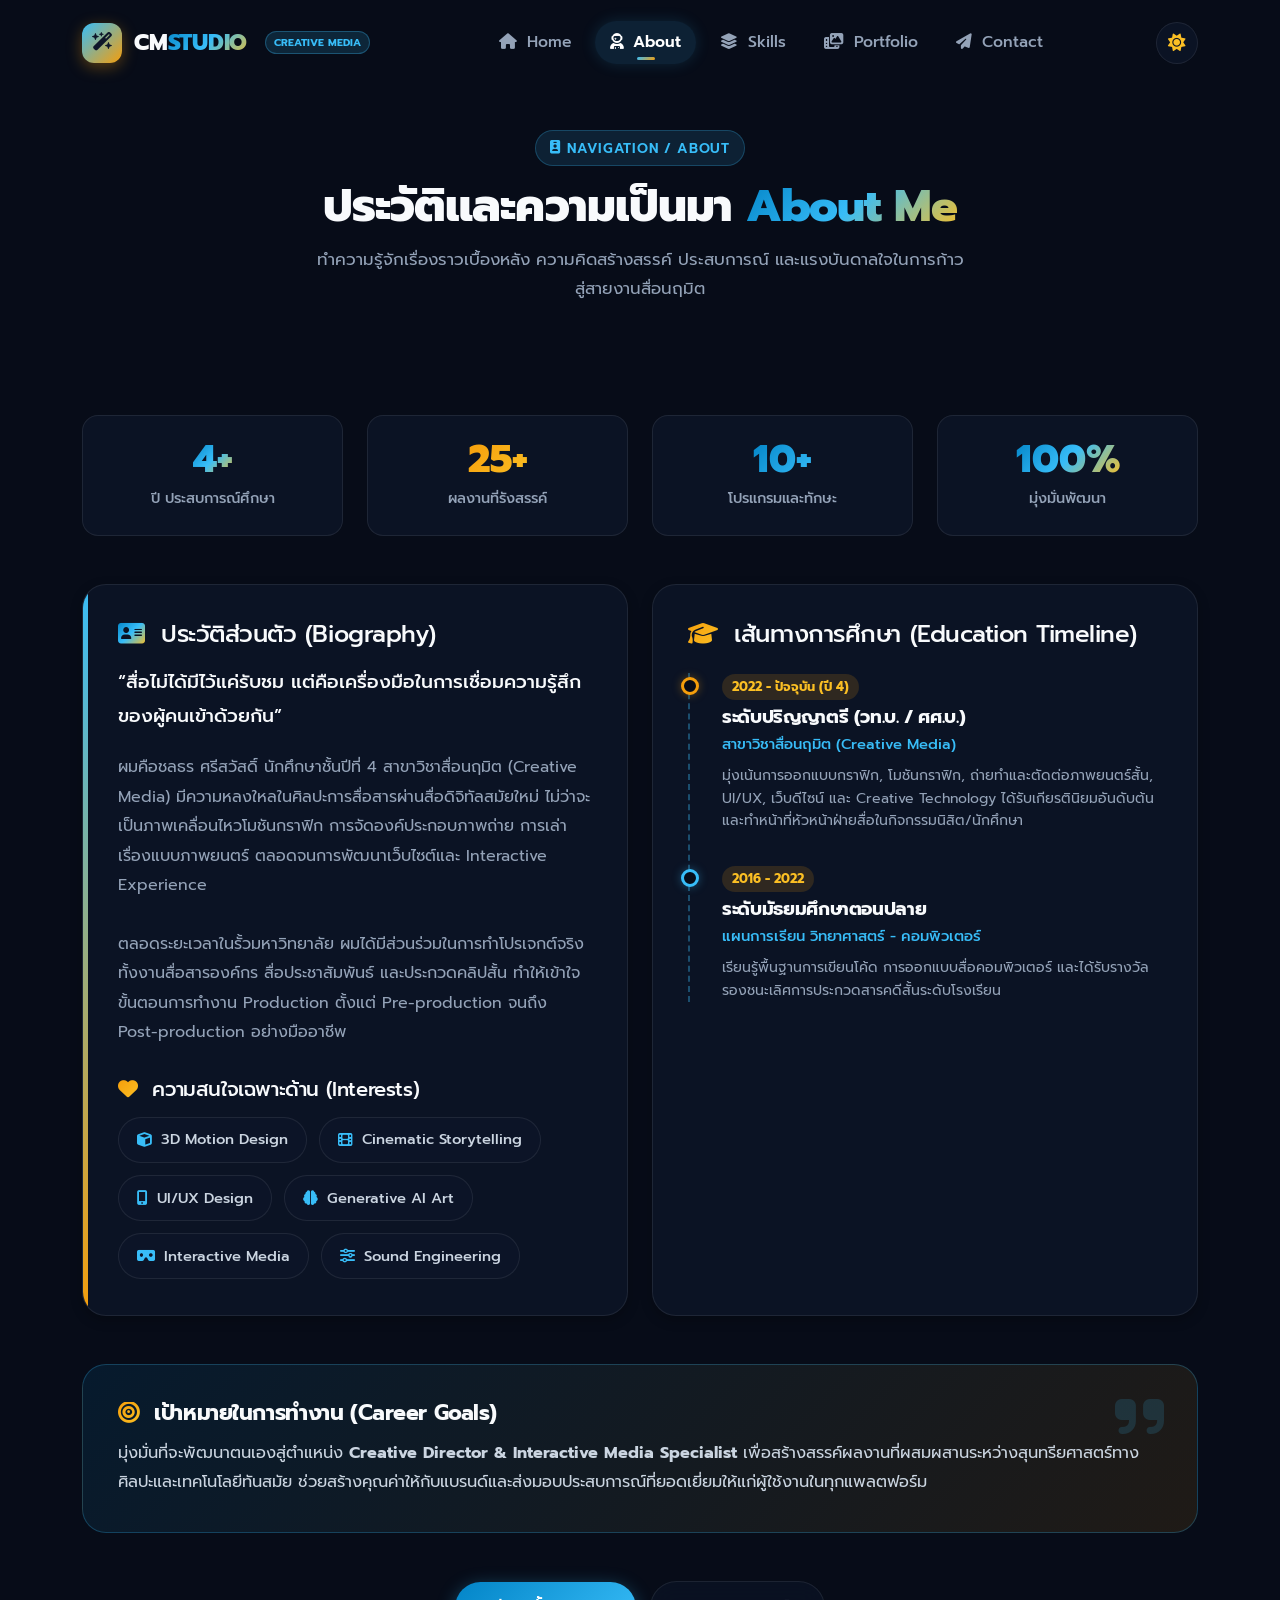
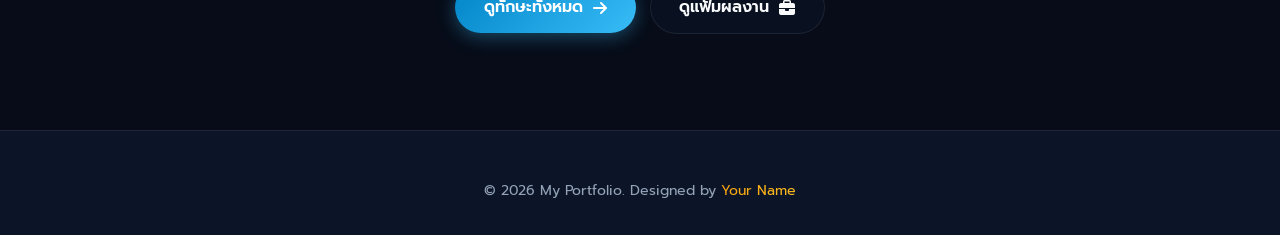
<file: about.html>
<!DOCTYPE html>
<html lang="th" data-theme="dark">
<head>
  <meta charset="UTF-8">
  <meta name="viewport" content="width=device-width, initial-scale=1.0">
  <title>About Me | ประวัติและความเป็นมา - Creative Media Portfolio</title>
  <meta name="description" content="ประวัติ การศึกษา ความสนใจ และเป้าหมายการทำงานของนักศึกษาสาขาสื่อนฤมิต (Creative Media)">

  <!-- Favicon -->
  <link rel="icon" type="image/svg+xml" href="assets/images/favicon.svg">

  <!-- Google Fonts -->
  <link rel="preconnect" href="https://fonts.googleapis.com">
  <link rel="preconnect" href="https://fonts.gstatic.com" crossorigin>
  <link href="https://fonts.googleapis.com/css2?family=JetBrains+Mono:wght@400;600&family=Prompt:ital,wght@0,300;0,400;0,500;0,600;0,700;0,800;1,400&display=swap" rel="stylesheet">

  <!-- Bootstrap 5 CSS CDN -->
  <link href="https://cdn.jsdelivr.net/npm/bootstrap@5.3.3/dist/css/bootstrap.min.css" rel="stylesheet">

  <!-- Font Awesome 6 CDN -->
  <link rel="stylesheet" href="https://cdnjs.cloudflare.com/ajax/libs/font-awesome/6.5.1/css/all.min.css">

  <!-- Custom Modular CSS Files -->
  <link rel="stylesheet" href="assets/css/style.css">
  <link rel="stylesheet" href="assets/css/navbar.css">
  <link rel="stylesheet" href="assets/css/hero.css">
  <link rel="stylesheet" href="assets/css/about.css">
  <link rel="stylesheet" href="assets/css/contact.css">
</head>
<body>

  <!-- Preloader -->
  <div id="preloader">
    <div class="loader-spinner"></div>
    <div class="loader-text">ABOUT ME • CREATIVE MEDIA</div>
  </div>

  <!-- Navigation Bar -->
  <header>
    <nav class="navbar navbar-expand-lg custom-navbar scrolled" id="mainNavbar">
      <div class="container">
        <a class="navbar-brand navbar-brand-creative" href="index.html#home">
          <div class="brand-icon-box">
            <i class="fa-solid fa-wand-magic-sparkles"></i>
          </div>
          <span class="brand-text">CM<span class="text-gradient-primary">STUDIO</span></span>
          <span class="brand-badge d-none d-sm-inline-block">Creative Media</span>
        </a>

        <div class="d-flex align-items-center gap-2 order-lg-last">
          <button type="button" class="theme-switch-btn" aria-label="Switch Theme">
            <i class="fa-solid fa-sun theme-icon"></i>
          </button>
          <button class="navbar-toggler custom-toggler" type="button" data-bs-toggle="collapse" data-bs-target="#navbarContent">
            <i class="fa-solid fa-bars-staggered"></i>
          </button>
        </div>

        <div class="collapse navbar-collapse justify-content-center" id="navbarContent">
          <ul class="navbar-nav mb-2 mb-lg-0">
            <li class="nav-item">
              <a class="nav-link" href="index.html#home"><i class="fa-solid fa-house me-1"></i> Home</a>
            </li>
            <li class="nav-item">
              <a class="nav-link active" href="about.html"><i class="fa-solid fa-user-astronaut me-1"></i> About</a>
            </li>
            <li class="nav-item">
              <a class="nav-link" href="skills.html"><i class="fa-solid fa-layer-group me-1"></i> Skills</a>
            </li>
            <li class="nav-item">
              <a class="nav-link" href="portfolio.html"><i class="fa-solid fa-photo-film me-1"></i> Portfolio</a>
            </li>
            <li class="nav-item">
              <a class="nav-link" href="contact.html"><i class="fa-solid fa-paper-plane me-1"></i> Contact</a>
            </li>
          </ul>
        </div>
      </div>
    </nav>
  </header>

  <!-- Page Header Breadcrumb -->
  <section class="section-padding pb-0" style="padding-top: 130px;">
    <div class="container">
      <div class="text-center reveal reveal-up">
        <span class="section-tag"><i class="fa-solid fa-id-badge"></i> Navigation / About</span>
        <h1 class="section-title">
          ประวัติและความเป็นมา <span class="text-gradient-primary">About Me</span>
        </h1>
        <p class="section-subtitle">
          ทำความรู้จักเรื่องราวเบื้องหลัง ความคิดสร้างสรรค์ ประสบการณ์ และแรงบันดาลใจในการก้าวสู่สายงานสื่อนฤมิต
        </p>
      </div>
    </div>
  </section>

  <!-- About Content Section -->
  <main class="section-padding about-section" id="about">
    <div class="container">
      <!-- Quick Stats -->
      <div class="row g-4 mb-5 reveal reveal-up">
        <div class="col-6 col-lg-3">
          <div class="stats-card">
            <div class="stats-number text-gradient-primary">4+</div>
            <p class="stats-label">ปี ประสบการณ์ศึกษา</p>
          </div>
        </div>
        <div class="col-6 col-lg-3">
          <div class="stats-card">
            <div class="stats-number text-gradient-accent">25+</div>
            <p class="stats-label">ผลงานที่รังสรรค์</p>
          </div>
        </div>
        <div class="col-6 col-lg-3">
          <div class="stats-card">
            <div class="stats-number text-gradient-blue">10+</div>
            <p class="stats-label">โปรแกรมและทักษะ</p>
          </div>
        </div>
        <div class="col-6 col-lg-3">
          <div class="stats-card">
            <div class="stats-number text-gradient-primary">100%</div>
            <p class="stats-label">มุ่งมั่นพัฒนา</p>
          </div>
        </div>
      </div>

      <div class="row g-4 align-items-stretch">
        <!-- Bio Card -->
        <div class="col-lg-6 reveal reveal-left">
          <div class="about-bio-card glass-card h-100">
            <h3 class="h4 mb-3">
              <i class="fa-solid fa-address-card text-gradient-primary me-2"></i> ประวัติส่วนตัว (Biography)
            </h3>
            <p class="about-bio-lead">
              “สื่อไม่ได้มีไว้แค่รับชม แต่คือเครื่องมือในการเชื่อมความรู้สึกของผู้คนเข้าด้วยกัน”
            </p>
            <p class="about-bio-desc">
              ผมคือชลธร ศรีสวัสดิ์ นักศึกษาชั้นปีที่ 4 สาขาวิชาสื่อนฤมิต (Creative Media) มีความหลงใหลในศิลปะการสื่อสารผ่านสื่อดิจิทัลสมัยใหม่ ไม่ว่าจะเป็นภาพเคลื่อนไหวโมชันกราฟิก การจัดองค์ประกอบภาพถ่าย การเล่าเรื่องแบบภาพยนตร์ ตลอดจนการพัฒนาเว็บไซต์และ Interactive Experience
            </p>
            <p class="about-bio-desc">
              ตลอดระยะเวลาในรั้วมหาวิทยาลัย ผมได้มีส่วนร่วมในการทำโปรเจกต์จริง ทั้งงานสื่อสารองค์กร สื่อประชาสัมพันธ์ และประกวดคลิปสั้น ทำให้เข้าใจขั้นตอนการทำงาน Production ตั้งแต่ Pre-production จนถึง Post-production อย่างมืออาชีพ
            </p>

            <h4 class="h5 mt-4 mb-2">
              <i class="fa-solid fa-heart text-gradient-accent me-2"></i> ความสนใจเฉพาะด้าน (Interests)
            </h4>
            <div class="interests-grid">
              <div class="interest-tag"><i class="fa-solid fa-cube"></i> 3D Motion Design</div>
              <div class="interest-tag"><i class="fa-solid fa-film"></i> Cinematic Storytelling</div>
              <div class="interest-tag"><i class="fa-solid fa-mobile-screen-button"></i> UI/UX Design</div>
              <div class="interest-tag"><i class="fa-solid fa-brain"></i> Generative AI Art</div>
              <div class="interest-tag"><i class="fa-solid fa-vr-cardboard"></i> Interactive Media</div>
              <div class="interest-tag"><i class="fa-solid fa-sliders"></i> Sound Engineering</div>
            </div>
          </div>
        </div>

        <!-- Education Card -->
        <div class="col-lg-6 reveal reveal-right">
          <div class="education-card glass-card h-100">
            <h3 class="h4 mb-3">
              <i class="fa-solid fa-graduation-cap text-gradient-accent me-2"></i> เส้นทางการศึกษา (Education Timeline)
            </h3>
            <div class="timeline-box">
              <div class="timeline-item">
                <div class="timeline-dot"></div>
                <span class="timeline-year">2022 - ปัจจุบัน (ปี 4)</span>
                <h5>ระดับปริญญาตรี (วท.บ. / ศศ.บ.)</h5>
                <div class="timeline-sub">สาขาวิชาสื่อนฤมิต (Creative Media)</div>
                <p class="timeline-desc">
                  มุ่งเน้นการออกแบบกราฟิก, โมชันกราฟิก, ถ่ายทำและตัดต่อภาพยนตร์สั้น, UI/UX, เว็บดีไซน์ และ Creative Technology ได้รับเกียรตินิยมอันดับต้น และทำหน้าที่หัวหน้าฝ่ายสื่อในกิจกรรมนิสิต/นักศึกษา
                </p>
              </div>

              <div class="timeline-item">
                <div class="timeline-dot blue-dot"></div>
                <span class="timeline-year">2016 - 2022</span>
                <h5>ระดับมัธยมศึกษาตอนปลาย</h5>
                <div class="timeline-sub">แผนการเรียน วิทยาศาสตร์ - คอมพิวเตอร์</div>
                <p class="timeline-desc">
                  เรียนรู้พื้นฐานการเขียนโค้ด การออกแบบสื่อคอมพิวเตอร์ และได้รับรางวัลรองชนะเลิศการประกวดสารคดีสั้นระดับโรงเรียน
                </p>
              </div>
            </div>
          </div>
        </div>
      </div>

      <!-- Career Goals Banner -->
      <div class="goals-banner reveal reveal-up mt-5">
        <i class="fa-solid fa-quote-right goals-quote-icon"></i>
        <h4>
          <i class="fa-solid fa-bullseye text-gradient-accent me-2"></i> เป้าหมายในการทำงาน (Career Goals)
        </h4>
        <p>
          มุ่งมั่นที่จะพัฒนาตนเองสู่ตำแหน่ง <strong>Creative Director & Interactive Media Specialist</strong> เพื่อสร้างสรรค์ผลงานที่ผสมผสานระหว่างสุนทรียศาสตร์ทางศิลปะและเทคโนโลยีทันสมัย ช่วยสร้างคุณค่าให้กับแบรนด์และส่งมอบประสบการณ์ที่ยอดเยี่ยมให้แก่ผู้ใช้งานในทุกแพลตฟอร์ม
        </p>
      </div>

      <!-- Call to Actions -->
      <div class="text-center mt-5">
        <a href="skills.html" class="btn-creative-primary me-2">
          ดูทักษะทั้งหมด <i class="fa-solid fa-arrow-right"></i>
        </a>
        <a href="portfolio.html" class="btn-creative-outline">
          ดูแฟ้มผลงาน <i class="fa-solid fa-briefcase"></i>
        </a>
      </div>
    </div>
  </main>

  <!-- Footer -->
  <footer class="footer-custom">
    <div class="container text-center">
      <p class="footer-copy">&copy; 2026 My Portfolio. Designed by <span class="text-gradient-accent">Your Name</span></p>
    </div>
  </footer>

  <button type="button" class="scroll-to-top" id="scrollToTop"><i class="fa-solid fa-arrow-up"></i></button>

  <!-- Scripts -->
  <script src="https://cdn.jsdelivr.net/npm/bootstrap@5.3.3/dist/js/bootstrap.bundle.min.js"></script>
  <script src="assets/js/main.js"></script>
  <script src="assets/js/navbar.js"></script>
</body>
</html>
</file>
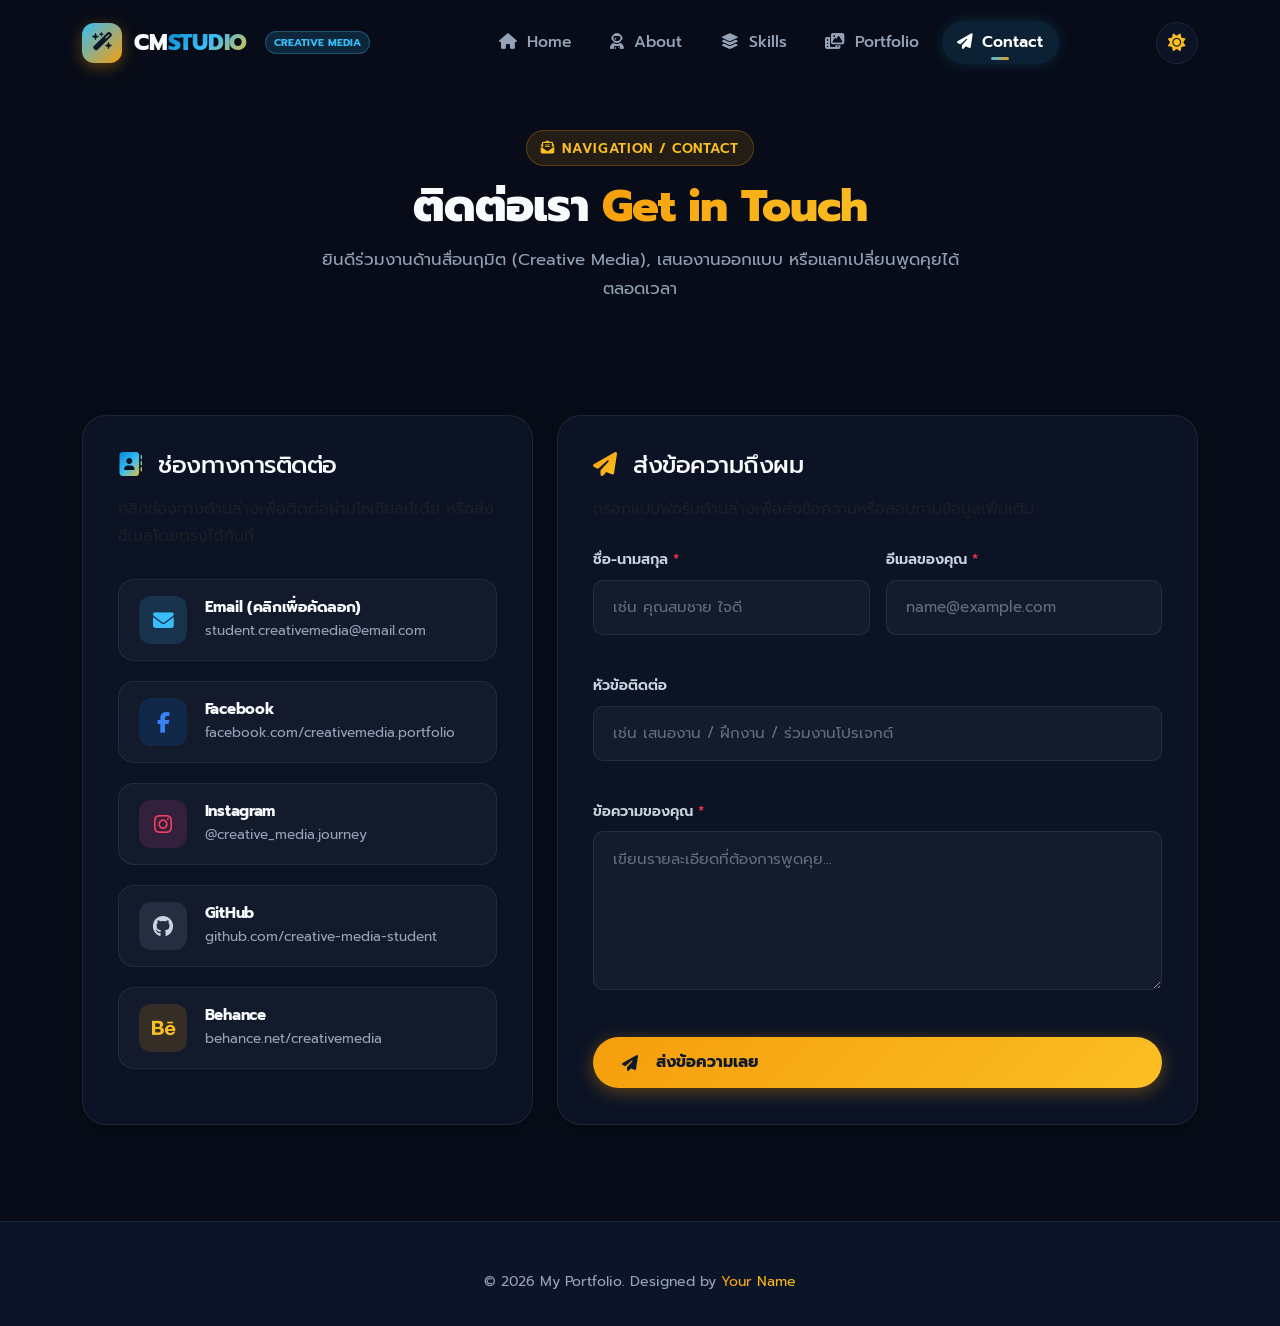
<file: contact.html>
<!DOCTYPE html>
<html lang="th" data-theme="dark">
<head>
  <meta charset="UTF-8">
  <meta name="viewport" content="width=device-width, initial-scale=1.0">
  <title>Contact | ติดต่อเรา - Creative Media Portfolio</title>
  <meta name="description" content="ช่องทางการติดต่อนักศึกษาสาขาสื่อนฤมิต (Creative Media) ผ่าน Email, Facebook, Instagram, GitHub และ Behance">

  <!-- Favicon -->
  <link rel="icon" type="image/svg+xml" href="assets/images/favicon.svg">

  <!-- Google Fonts -->
  <link rel="preconnect" href="https://fonts.googleapis.com">
  <link rel="preconnect" href="https://fonts.gstatic.com" crossorigin>
  <link href="https://fonts.googleapis.com/css2?family=JetBrains+Mono:wght@400;600&family=Prompt:ital,wght@0,300;0,400;0,500;0,600;0,700;0,800;1,400&display=swap" rel="stylesheet">

  <!-- Bootstrap 5 CSS CDN -->
  <link href="https://cdn.jsdelivr.net/npm/bootstrap@5.3.3/dist/css/bootstrap.min.css" rel="stylesheet">

  <!-- Font Awesome 6 CDN -->
  <link rel="stylesheet" href="https://cdnjs.cloudflare.com/ajax/libs/font-awesome/6.5.1/css/all.min.css">

  <!-- Custom Modular CSS Files -->
  <link rel="stylesheet" href="assets/css/style.css">
  <link rel="stylesheet" href="assets/css/navbar.css">
  <link rel="stylesheet" href="assets/css/hero.css">
  <link rel="stylesheet" href="assets/css/contact.css">
</head>
<body>

  <!-- Preloader -->
  <div id="preloader">
    <div class="loader-spinner"></div>
    <div class="loader-text">CONTACT ME • CREATIVE MEDIA</div>
  </div>

  <!-- Navigation Bar -->
  <header>
    <nav class="navbar navbar-expand-lg custom-navbar scrolled" id="mainNavbar">
      <div class="container">
        <a class="navbar-brand navbar-brand-creative" href="index.html#home">
          <div class="brand-icon-box">
            <i class="fa-solid fa-wand-magic-sparkles"></i>
          </div>
          <span class="brand-text">CM<span class="text-gradient-primary">STUDIO</span></span>
          <span class="brand-badge d-none d-sm-inline-block">Creative Media</span>
        </a>

        <div class="d-flex align-items-center gap-2 order-lg-last">
          <button type="button" class="theme-switch-btn" aria-label="Switch Theme">
            <i class="fa-solid fa-sun theme-icon"></i>
          </button>
          <button class="navbar-toggler custom-toggler" type="button" data-bs-toggle="collapse" data-bs-target="#navbarContent">
            <i class="fa-solid fa-bars-staggered"></i>
          </button>
        </div>

        <div class="collapse navbar-collapse justify-content-center" id="navbarContent">
          <ul class="navbar-nav mb-2 mb-lg-0">
            <li class="nav-item">
              <a class="nav-link" href="index.html#home"><i class="fa-solid fa-house me-1"></i> Home</a>
            </li>
            <li class="nav-item">
              <a class="nav-link" href="about.html"><i class="fa-solid fa-user-astronaut me-1"></i> About</a>
            </li>
            <li class="nav-item">
              <a class="nav-link" href="skills.html"><i class="fa-solid fa-layer-group me-1"></i> Skills</a>
            </li>
            <li class="nav-item">
              <a class="nav-link" href="portfolio.html"><i class="fa-solid fa-photo-film me-1"></i> Portfolio</a>
            </li>
            <li class="nav-item">
              <a class="nav-link active" href="contact.html"><i class="fa-solid fa-paper-plane me-1"></i> Contact</a>
            </li>
          </ul>
        </div>
      </div>
    </nav>
  </header>

  <!-- Page Header Breadcrumb -->
  <section class="section-padding pb-0" style="padding-top: 130px;">
    <div class="container">
      <div class="text-center reveal reveal-up">
        <span class="section-tag accent-tag"><i class="fa-solid fa-envelope-open-text"></i> Navigation / Contact</span>
        <h1 class="section-title">
          ติดต่อเรา <span class="text-gradient-accent">Get in Touch</span>
        </h1>
        <p class="section-subtitle">
          ยินดีร่วมงานด้านสื่อนฤมิต (Creative Media), เสนองานออกแบบ หรือแลกเปลี่ยนพูดคุยได้ตลอดเวลา
        </p>
      </div>
    </div>
  </section>

  <!-- Contact Channels & Form Section -->
  <main class="section-padding contact-section" id="contact">
    <div class="container">
      <div class="row g-4 align-items-stretch">
        <!-- Contact Channels List -->
        <div class="col-lg-5 reveal reveal-left">
          <div class="contact-card">
            <h2 class="h4 mb-3">
              <i class="fa-solid fa-address-book text-gradient-primary me-2"></i> ช่องทางการติดต่อ
            </h2>
            <p class="text-muted mb-4">
              คลิกช่องทางด้านล่างเพื่อติดต่อผ่านโซเชียลมีเดีย หรือส่งอีเมลโดยตรงได้ทันที
            </p>

            <div class="contact-channels-list">
              <!-- Email -->
              <a href="mailto:student.creativemedia@email.com" class="contact-channel-item channel-email" title="คลิกเพื่อคัดลอกหรือส่งอีเมล">
                <div class="channel-icon">
                  <i class="fa-solid fa-envelope"></i>
                </div>
                <div class="channel-info">
                  <h6>Email (คลิกเพื่อคัดลอก)</h6>
                  <p>student.creativemedia@email.com</p>
                </div>
              </a>

              <!-- Facebook -->
              <a href="https://facebook.com" target="_blank" rel="noopener noreferrer" class="contact-channel-item channel-facebook">
                <div class="channel-icon">
                  <i class="fa-brands fa-facebook-f"></i>
                </div>
                <div class="channel-info">
                  <h6>Facebook</h6>
                  <p>facebook.com/creativemedia.portfolio</p>
                </div>
              </a>

              <!-- Instagram -->
              <a href="https://instagram.com" target="_blank" rel="noopener noreferrer" class="contact-channel-item channel-instagram">
                <div class="channel-icon">
                  <i class="fa-brands fa-instagram"></i>
                </div>
                <div class="channel-info">
                  <h6>Instagram</h6>
                  <p>@creative_media.journey</p>
                </div>
              </a>

              <!-- GitHub -->
              <a href="https://github.com" target="_blank" rel="noopener noreferrer" class="contact-channel-item channel-github">
                <div class="channel-icon">
                  <i class="fa-brands fa-github"></i>
                </div>
                <div class="channel-info">
                  <h6>GitHub</h6>
                  <p>github.com/creative-media-student</p>
                </div>
              </a>

              <!-- Behance -->
              <a href="https://behance.net" target="_blank" rel="noopener noreferrer" class="contact-channel-item channel-behance">
                <div class="channel-icon">
                  <i class="fa-brands fa-behance"></i>
                </div>
                <div class="channel-info">
                  <h6>Behance</h6>
                  <p>behance.net/creativemedia</p>
                </div>
              </a>
            </div>
          </div>
        </div>

        <!-- Contact Interactive Form -->
        <div class="col-lg-7 reveal reveal-right">
          <div class="contact-form-card">
            <h2 class="h4 mb-3">
              <i class="fa-solid fa-paper-plane text-gradient-accent me-2"></i> ส่งข้อความถึงผม
            </h2>
            <p class="text-muted mb-4">
              กรอกแบบฟอร์มด้านล่างเพื่อส่งข้อความหรือสอบถามข้อมูลเพิ่มเติม
            </p>

            <form id="contactForm" novalidate>
              <div class="row g-3">
                <div class="col-md-6 form-group-custom">
                  <label for="contactName" class="form-label-custom">
                    ชื่อ-นามสกุล <span class="text-danger">*</span>
                  </label>
                  <input type="text" id="contactName" class="form-control-custom" placeholder="เช่น คุณสมชาย ใจดี" required>
                </div>

                <div class="col-md-6 form-group-custom">
                  <label for="contactEmail" class="form-label-custom">
                    อีเมลของคุณ <span class="text-danger">*</span>
                  </label>
                  <input type="email" id="contactEmail" class="form-control-custom" placeholder="name@example.com" required>
                </div>

                <div class="col-12 form-group-custom">
                  <label for="contactSubject" class="form-label-custom">
                    หัวข้อติดต่อ
                  </label>
                  <input type="text" id="contactSubject" class="form-control-custom" placeholder="เช่น เสนองาน / ฝึกงาน / ร่วมงานโปรเจกต์">
                </div>

                <div class="col-12 form-group-custom">
                  <label for="contactMessage" class="form-label-custom">
                    ข้อความของคุณ <span class="text-danger">*</span>
                  </label>
                  <textarea id="contactMessage" rows="5" class="form-control-custom" placeholder="เขียนรายละเอียดที่ต้องการพูดคุย..." required></textarea>
                </div>

                <div class="col-12 text-end">
                  <button type="submit" class="btn-creative-accent w-100 w-md-auto">
                    <i class="fa-solid fa-paper-plane me-2"></i> ส่งข้อความเลย
                  </button>
                </div>
              </div>
            </form>
          </div>
        </div>
      </div>
    </div>
  </main>

  <!-- Toast Alert -->
  <div id="contactToast" class="contact-toast" role="alert" aria-live="polite">
    <i class="fa-solid fa-circle-check toast-icon"></i>
    <span class="toast-text">ส่งข้อความเรียบร้อยแล้ว!</span>
  </div>

  <!-- Footer -->
  <footer class="footer-custom">
    <div class="container text-center">
      <p class="footer-copy">&copy; 2026 My Portfolio. Designed by <span class="text-gradient-accent">Your Name</span></p>
    </div>
  </footer>

  <button type="button" class="scroll-to-top" id="scrollToTop"><i class="fa-solid fa-arrow-up"></i></button>

  <!-- Scripts -->
  <script src="https://cdn.jsdelivr.net/npm/bootstrap@5.3.3/dist/js/bootstrap.bundle.min.js"></script>
  <script src="assets/js/main.js"></script>
  <script src="assets/js/navbar.js"></script>
  <script src="assets/js/contact.js"></script>
</body>
</html>
</file>
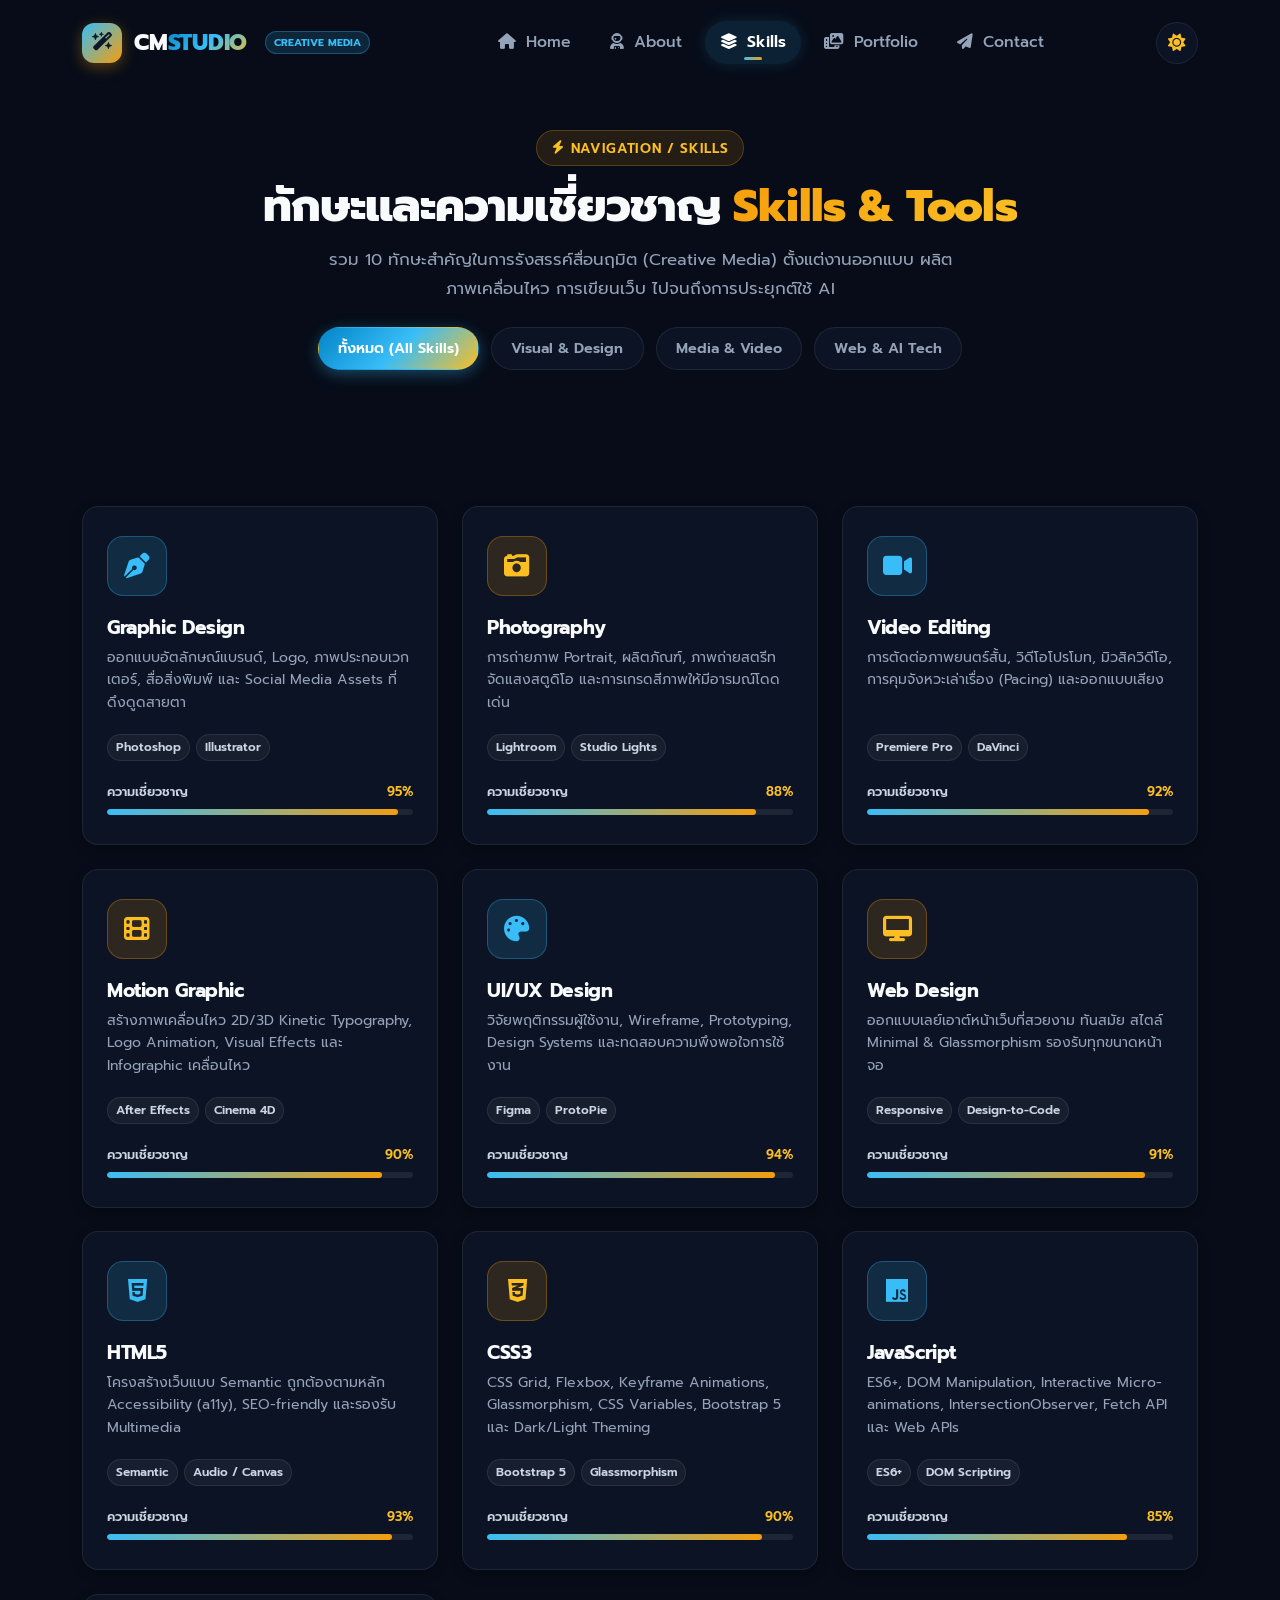
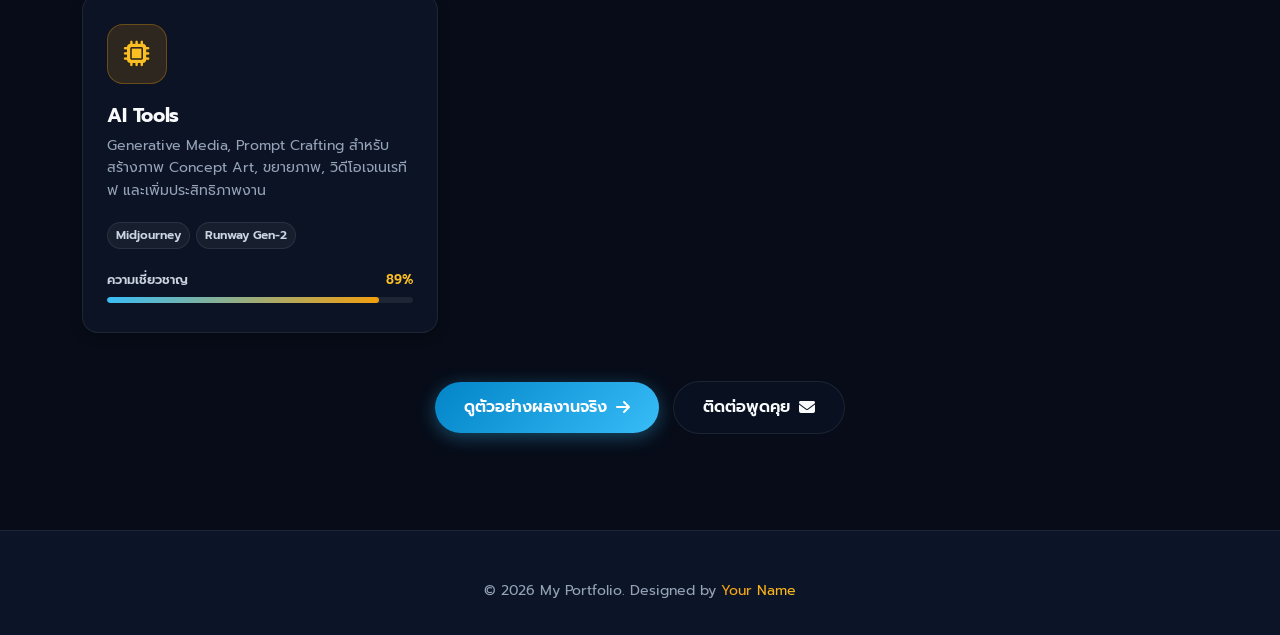
<file: skills.html>
<!DOCTYPE html>
<html lang="th" data-theme="dark">
<head>
  <meta charset="UTF-8">
  <meta name="viewport" content="width=device-width, initial-scale=1.0">
  <title>Skills & Tools | ทักษะความสามารถ - Creative Media Portfolio</title>
  <meta name="description" content="10 ทักษะความสามารถหลักด้านสื่อนฤมิต ทั้งงาน Graphic Design, Photography, Video Editing, Motion, UI/UX, Web Design, Code และ AI Tools">

  <!-- Favicon -->
  <link rel="icon" type="image/svg+xml" href="assets/images/favicon.svg">

  <!-- Google Fonts -->
  <link rel="preconnect" href="https://fonts.googleapis.com">
  <link rel="preconnect" href="https://fonts.gstatic.com" crossorigin>
  <link href="https://fonts.googleapis.com/css2?family=JetBrains+Mono:wght@400;600&family=Prompt:ital,wght@0,300;0,400;0,500;0,600;0,700;0,800;1,400&display=swap" rel="stylesheet">

  <!-- Bootstrap 5 CSS CDN -->
  <link href="https://cdn.jsdelivr.net/npm/bootstrap@5.3.3/dist/css/bootstrap.min.css" rel="stylesheet">

  <!-- Font Awesome 6 CDN -->
  <link rel="stylesheet" href="https://cdnjs.cloudflare.com/ajax/libs/font-awesome/6.5.1/css/all.min.css">

  <!-- Custom Modular CSS Files -->
  <link rel="stylesheet" href="assets/css/style.css">
  <link rel="stylesheet" href="assets/css/navbar.css">
  <link rel="stylesheet" href="assets/css/hero.css">
  <link rel="stylesheet" href="assets/css/skills.css">
  <link rel="stylesheet" href="assets/css/contact.css">
</head>
<body>

  <!-- Preloader -->
  <div id="preloader">
    <div class="loader-spinner"></div>
    <div class="loader-text">SKILLS & TOOLS • CREATIVE MEDIA</div>
  </div>

  <!-- Navigation Bar -->
  <header>
    <nav class="navbar navbar-expand-lg custom-navbar scrolled" id="mainNavbar">
      <div class="container">
        <a class="navbar-brand navbar-brand-creative" href="index.html#home">
          <div class="brand-icon-box">
            <i class="fa-solid fa-wand-magic-sparkles"></i>
          </div>
          <span class="brand-text">CM<span class="text-gradient-primary">STUDIO</span></span>
          <span class="brand-badge d-none d-sm-inline-block">Creative Media</span>
        </a>

        <div class="d-flex align-items-center gap-2 order-lg-last">
          <button type="button" class="theme-switch-btn" aria-label="Switch Theme">
            <i class="fa-solid fa-sun theme-icon"></i>
          </button>
          <button class="navbar-toggler custom-toggler" type="button" data-bs-toggle="collapse" data-bs-target="#navbarContent">
            <i class="fa-solid fa-bars-staggered"></i>
          </button>
        </div>

        <div class="collapse navbar-collapse justify-content-center" id="navbarContent">
          <ul class="navbar-nav mb-2 mb-lg-0">
            <li class="nav-item">
              <a class="nav-link" href="index.html#home"><i class="fa-solid fa-house me-1"></i> Home</a>
            </li>
            <li class="nav-item">
              <a class="nav-link" href="about.html"><i class="fa-solid fa-user-astronaut me-1"></i> About</a>
            </li>
            <li class="nav-item">
              <a class="nav-link active" href="skills.html"><i class="fa-solid fa-layer-group me-1"></i> Skills</a>
            </li>
            <li class="nav-item">
              <a class="nav-link" href="portfolio.html"><i class="fa-solid fa-photo-film me-1"></i> Portfolio</a>
            </li>
            <li class="nav-item">
              <a class="nav-link" href="contact.html"><i class="fa-solid fa-paper-plane me-1"></i> Contact</a>
            </li>
          </ul>
        </div>
      </div>
    </nav>
  </header>

  <!-- Page Header Breadcrumb -->
  <section class="section-padding pb-0" style="padding-top: 130px;">
    <div class="container">
      <div class="text-center reveal reveal-up">
        <span class="section-tag accent-tag"><i class="fa-solid fa-bolt"></i> Navigation / Skills</span>
        <h1 class="section-title">
          ทักษะและความเชี่ยวชาญ <span class="text-gradient-accent">Skills & Tools</span>
        </h1>
        <p class="section-subtitle">
          รวม 10 ทักษะสำคัญในการรังสรรค์สื่อนฤมิต (Creative Media) ตั้งแต่งานออกแบบ ผลิตภาพเคลื่อนไหว การเขียนเว็บ ไปจนถึงการประยุกต์ใช้ AI
        </p>

        <!-- Category Tabs -->
        <div class="skills-category-tabs mt-4">
          <button type="button" class="skill-tab-btn active" data-filter="all">ทั้งหมด (All Skills)</button>
          <button type="button" class="skill-tab-btn" data-filter="design">Visual & Design</button>
          <button type="button" class="skill-tab-btn" data-filter="media">Media & Video</button>
          <button type="button" class="skill-tab-btn" data-filter="tech">Web & AI Tech</button>
        </div>
      </div>
    </div>
  </section>

  <!-- Skills Grid -->
  <main class="section-padding skills-section" id="skills">
    <div class="container">
      <div class="row g-4">
        <!-- 1. Graphic Design -->
        <div class="col-md-6 col-lg-4 col-xl-2-4 skill-item-col" data-category="design">
          <div class="skill-card reveal reveal-up">
            <div class="skill-icon-wrapper skill-icon-blue"><i class="fa-solid fa-pen-nib"></i></div>
            <h2 class="skill-title h5">Graphic Design</h2>
            <p class="skill-desc">ออกแบบอัตลักษณ์แบรนด์, Logo, ภาพประกอบเวกเตอร์, สื่อสิ่งพิมพ์ และ Social Media Assets ที่ดึงดูดสายตา</p>
            <div class="skill-tools">
              <span class="skill-tool-badge">Photoshop</span>
              <span class="skill-tool-badge">Illustrator</span>
            </div>
            <div class="skill-progress-wrap">
              <div class="skill-progress-header"><span>ความเชี่ยวชาญ</span><span class="skill-percentage">95%</span></div>
              <div class="skill-progress-bar-bg"><div class="skill-progress-bar-fill" data-width="95%"></div></div>
            </div>
          </div>
        </div>

        <!-- 2. Photography -->
        <div class="col-md-6 col-lg-4 col-xl-2-4 skill-item-col" data-category="media">
          <div class="skill-card reveal reveal-up">
            <div class="skill-icon-wrapper skill-icon-yellow"><i class="fa-solid fa-camera-retro"></i></div>
            <h2 class="skill-title h5">Photography</h2>
            <p class="skill-desc">การถ่ายภาพ Portrait, ผลิตภัณฑ์, ภาพถ่ายสตรีท จัดแสงสตูดิโอ และการเกรดสีภาพให้มีอารมณ์โดดเด่น</p>
            <div class="skill-tools">
              <span class="skill-tool-badge">Lightroom</span>
              <span class="skill-tool-badge">Studio Lights</span>
            </div>
            <div class="skill-progress-wrap">
              <div class="skill-progress-header"><span>ความเชี่ยวชาญ</span><span class="skill-percentage">88%</span></div>
              <div class="skill-progress-bar-bg"><div class="skill-progress-bar-fill" data-width="88%"></div></div>
            </div>
          </div>
        </div>

        <!-- 3. Video Editing -->
        <div class="col-md-6 col-lg-4 col-xl-2-4 skill-item-col" data-category="media">
          <div class="skill-card reveal reveal-up">
            <div class="skill-icon-wrapper skill-icon-blue"><i class="fa-solid fa-video"></i></div>
            <h2 class="skill-title h5">Video Editing</h2>
            <p class="skill-desc">การตัดต่อภาพยนตร์สั้น, วิดีโอโปรโมท, มิวสิควิดีโอ, การคุมจังหวะเล่าเรื่อง (Pacing) และออกแบบเสียง</p>
            <div class="skill-tools">
              <span class="skill-tool-badge">Premiere Pro</span>
              <span class="skill-tool-badge">DaVinci</span>
            </div>
            <div class="skill-progress-wrap">
              <div class="skill-progress-header"><span>ความเชี่ยวชาญ</span><span class="skill-percentage">92%</span></div>
              <div class="skill-progress-bar-bg"><div class="skill-progress-bar-fill" data-width="92%"></div></div>
            </div>
          </div>
        </div>

        <!-- 4. Motion Graphic -->
        <div class="col-md-6 col-lg-4 col-xl-2-4 skill-item-col" data-category="media design">
          <div class="skill-card reveal reveal-up">
            <div class="skill-icon-wrapper skill-icon-yellow"><i class="fa-solid fa-film"></i></div>
            <h2 class="skill-title h5">Motion Graphic</h2>
            <p class="skill-desc">สร้างภาพเคลื่อนไหว 2D/3D Kinetic Typography, Logo Animation, Visual Effects และ Infographic เคลื่อนไหว</p>
            <div class="skill-tools">
              <span class="skill-tool-badge">After Effects</span>
              <span class="skill-tool-badge">Cinema 4D</span>
            </div>
            <div class="skill-progress-wrap">
              <div class="skill-progress-header"><span>ความเชี่ยวชาญ</span><span class="skill-percentage">90%</span></div>
              <div class="skill-progress-bar-bg"><div class="skill-progress-bar-fill" data-width="90%"></div></div>
            </div>
          </div>
        </div>

        <!-- 5. UI/UX Design -->
        <div class="col-md-6 col-lg-4 col-xl-2-4 skill-item-col" data-category="design tech">
          <div class="skill-card reveal reveal-up">
            <div class="skill-icon-wrapper skill-icon-blue"><i class="fa-solid fa-palette"></i></div>
            <h2 class="skill-title h5">UI/UX Design</h2>
            <p class="skill-desc">วิจัยพฤติกรรมผู้ใช้งาน, Wireframe, Prototyping, Design Systems และทดสอบความพึงพอใจการใช้งาน</p>
            <div class="skill-tools">
              <span class="skill-tool-badge">Figma</span>
              <span class="skill-tool-badge">ProtoPie</span>
            </div>
            <div class="skill-progress-wrap">
              <div class="skill-progress-header"><span>ความเชี่ยวชาญ</span><span class="skill-percentage">94%</span></div>
              <div class="skill-progress-bar-bg"><div class="skill-progress-bar-fill" data-width="94%"></div></div>
            </div>
          </div>
        </div>

        <!-- 6. Web Design -->
        <div class="col-md-6 col-lg-4 col-xl-2-4 skill-item-col" data-category="design tech">
          <div class="skill-card reveal reveal-up">
            <div class="skill-icon-wrapper skill-icon-yellow"><i class="fa-solid fa-desktop"></i></div>
            <h2 class="skill-title h5">Web Design</h2>
            <p class="skill-desc">ออกแบบเลย์เอาต์หน้าเว็บที่สวยงาม ทันสมัย สไตล์ Minimal & Glassmorphism รองรับทุกขนาดหน้าจอ</p>
            <div class="skill-tools">
              <span class="skill-tool-badge">Responsive</span>
              <span class="skill-tool-badge">Design-to-Code</span>
            </div>
            <div class="skill-progress-wrap">
              <div class="skill-progress-header"><span>ความเชี่ยวชาญ</span><span class="skill-percentage">91%</span></div>
              <div class="skill-progress-bar-bg"><div class="skill-progress-bar-fill" data-width="91%"></div></div>
            </div>
          </div>
        </div>

        <!-- 7. HTML5 -->
        <div class="col-md-6 col-lg-4 col-xl-2-4 skill-item-col" data-category="tech">
          <div class="skill-card reveal reveal-up">
            <div class="skill-icon-wrapper skill-icon-blue"><i class="fa-brands fa-html5"></i></div>
            <h2 class="skill-title h5">HTML5</h2>
            <p class="skill-desc">โครงสร้างเว็บแบบ Semantic ถูกต้องตามหลัก Accessibility (a11y), SEO-friendly และรองรับ Multimedia</p>
            <div class="skill-tools">
              <span class="skill-tool-badge">Semantic</span>
              <span class="skill-tool-badge">Audio / Canvas</span>
            </div>
            <div class="skill-progress-wrap">
              <div class="skill-progress-header"><span>ความเชี่ยวชาญ</span><span class="skill-percentage">93%</span></div>
              <div class="skill-progress-bar-bg"><div class="skill-progress-bar-fill" data-width="93%"></div></div>
            </div>
          </div>
        </div>

        <!-- 8. CSS3 -->
        <div class="col-md-6 col-lg-4 col-xl-2-4 skill-item-col" data-category="tech">
          <div class="skill-card reveal reveal-up">
            <div class="skill-icon-wrapper skill-icon-yellow"><i class="fa-brands fa-css3-alt"></i></div>
            <h2 class="skill-title h5">CSS3</h2>
            <p class="skill-desc">CSS Grid, Flexbox, Keyframe Animations, Glassmorphism, CSS Variables, Bootstrap 5 และ Dark/Light Theming</p>
            <div class="skill-tools">
              <span class="skill-tool-badge">Bootstrap 5</span>
              <span class="skill-tool-badge">Glassmorphism</span>
            </div>
            <div class="skill-progress-wrap">
              <div class="skill-progress-header"><span>ความเชี่ยวชาญ</span><span class="skill-percentage">90%</span></div>
              <div class="skill-progress-bar-bg"><div class="skill-progress-bar-fill" data-width="90%"></div></div>
            </div>
          </div>
        </div>

        <!-- 9. JavaScript -->
        <div class="col-md-6 col-lg-4 col-xl-2-4 skill-item-col" data-category="tech">
          <div class="skill-card reveal reveal-up">
            <div class="skill-icon-wrapper skill-icon-blue"><i class="fa-brands fa-js"></i></div>
            <h2 class="skill-title h5">JavaScript</h2>
            <p class="skill-desc">ES6+, DOM Manipulation, Interactive Micro-animations, IntersectionObserver, Fetch API และ Web APIs</p>
            <div class="skill-tools">
              <span class="skill-tool-badge">ES6+</span>
              <span class="skill-tool-badge">DOM Scripting</span>
            </div>
            <div class="skill-progress-wrap">
              <div class="skill-progress-header"><span>ความเชี่ยวชาญ</span><span class="skill-percentage">85%</span></div>
              <div class="skill-progress-bar-bg"><div class="skill-progress-bar-fill" data-width="85%"></div></div>
            </div>
          </div>
        </div>

        <!-- 10. AI Tools -->
        <div class="col-md-6 col-lg-4 col-xl-2-4 skill-item-col" data-category="tech media">
          <div class="skill-card reveal reveal-up">
            <div class="skill-icon-wrapper skill-icon-yellow"><i class="fa-solid fa-microchip"></i></div>
            <h2 class="skill-title h5">AI Tools</h2>
            <p class="skill-desc">Generative Media, Prompt Crafting สำหรับสร้างภาพ Concept Art, ขยายภาพ, วิดีโอเจเนเรทีฟ และเพิ่มประสิทธิภาพงาน</p>
            <div class="skill-tools">
              <span class="skill-tool-badge">Midjourney</span>
              <span class="skill-tool-badge">Runway Gen-2</span>
            </div>
            <div class="skill-progress-wrap">
              <div class="skill-progress-header"><span>ความเชี่ยวชาญ</span><span class="skill-percentage">89%</span></div>
              <div class="skill-progress-bar-bg"><div class="skill-progress-bar-fill" data-width="89%"></div></div>
            </div>
          </div>
        </div>
      </div>

      <!-- Call to Actions -->
      <div class="text-center mt-5">
        <a href="portfolio.html" class="btn-creative-primary me-2">
          ดูตัวอย่างผลงานจริง <i class="fa-solid fa-arrow-right"></i>
        </a>
        <a href="contact.html" class="btn-creative-outline">
          ติดต่อพูดคุย <i class="fa-solid fa-envelope"></i>
        </a>
      </div>
    </div>
  </main>

  <!-- Footer -->
  <footer class="footer-custom">
    <div class="container text-center">
      <p class="footer-copy">&copy; 2026 My Portfolio. Designed by <span class="text-gradient-accent">Your Name</span></p>
    </div>
  </footer>

  <button type="button" class="scroll-to-top" id="scrollToTop"><i class="fa-solid fa-arrow-up"></i></button>

  <!-- Scripts -->
  <script src="https://cdn.jsdelivr.net/npm/bootstrap@5.3.3/dist/js/bootstrap.bundle.min.js"></script>
  <script src="assets/js/main.js"></script>
  <script src="assets/js/navbar.js"></script>
  <script src="assets/js/skills.js"></script>
</body>
</html>
</file>
<file: assets/css/style.css>
/* ==========================================================================
   Creative Media Portfolio - Main Style & Theme Variables
   Color Palette: Modern Blue (#0284c7, #38bdf8) & Yellow (#f59e0b, #fbbf24)
   ========================================================================== */

@import url('https://fonts.googleapis.com/css2?family=Prompt:ital,wght@0,300;0,400;0,500;0,600;0,700;0,800;1,400&family=Outfit:wght@400;600;700;800&family=JetBrains+Mono:wght@400;500;600&display=swap');

:root {
  /* Color Palette - Blue & Yellow Theme */
  --primary: #0284c7;
  --primary-light: #38bdf8;
  --primary-dark: #0369a1;
  --primary-glow: rgba(56, 189, 248, 0.35);

  --accent: #f59e0b;
  --accent-light: #fbbf24;
  --accent-dark: #d97706;
  --accent-glow: rgba(245, 158, 11, 0.35);

  --gradient-primary: linear-gradient(135deg, #0284c7 0%, #38bdf8 50%, #fbbf24 100%);
  --gradient-secondary: linear-gradient(135deg, #38bdf8 0%, #f59e0b 100%);
  --gradient-accent: linear-gradient(135deg, #f59e0b 0%, #fbbf24 100%);
  --gradient-blue: linear-gradient(135deg, #0284c7 0%, #38bdf8 100%);

  /* Default Dark Mode (Aesthetic for Creative Media) */
  --bg-body: #070c18;
  --bg-surface: #0c1427;
  --bg-card: rgba(15, 23, 42, 0.72);
  --bg-card-hover: rgba(21, 33, 58, 0.88);
  --bg-glass: rgba(12, 20, 39, 0.65);
  
  --text-main: #f8fafc;
  --text-muted: #94a3b8;
  --text-sub: #cbd5e1;

  --border-color: rgba(255, 255, 255, 0.08);
  --border-glow: rgba(56, 189, 248, 0.3);
  --border-accent: rgba(245, 158, 11, 0.35);

  --shadow-sm: 0 4px 12px rgba(0, 0, 0, 0.25);
  --shadow-md: 0 10px 28px rgba(0, 0, 0, 0.35);
  --shadow-lg: 0 20px 45px rgba(0, 0, 0, 0.5);
  --shadow-glow: 0 0 35px rgba(56, 189, 248, 0.22);
  --shadow-accent-glow: 0 0 35px rgba(245, 158, 11, 0.25);

  --radius-sm: 10px;
  --radius-md: 16px;
  --radius-lg: 24px;
  --radius-pill: 9999px;

  --transition-fast: 0.2s cubic-bezier(0.4, 0, 0.2, 1);
  --transition-normal: 0.35s cubic-bezier(0.4, 0, 0.2, 1);
  --transition-smooth: 0.5s cubic-bezier(0.16, 1, 0.3, 1);

  --font-main: 'Prompt', sans-serif;
  --font-heading: 'Prompt', 'Outfit', sans-serif;
  --font-mono: 'JetBrains Mono', monospace;
}

/* Light Mode Overrides */
[data-theme="light"] {
  --bg-body: #f8fafc;
  --bg-surface: #f1f5f9;
  --bg-card: rgba(255, 255, 255, 0.82);
  --bg-card-hover: rgba(255, 255, 255, 0.96);
  --bg-glass: rgba(255, 255, 255, 0.75);

  --text-main: #0f172a;
  --text-muted: #64748b;
  --text-sub: #334155;

  --border-color: rgba(0, 0, 0, 0.08);
  --border-glow: rgba(2, 132, 199, 0.25);
  --border-accent: rgba(217, 119, 6, 0.3);

  --shadow-sm: 0 4px 12px rgba(15, 23, 42, 0.06);
  --shadow-md: 0 10px 28px rgba(15, 23, 42, 0.08);
  --shadow-lg: 0 20px 45px rgba(15, 23, 42, 0.12);
  --shadow-glow: 0 0 35px rgba(2, 132, 199, 0.15);
  --shadow-accent-glow: 0 0 35px rgba(245, 158, 11, 0.18);
}

/* ==========================================================================
   Base & Global Styles
   ========================================================================== */

* {
  box-sizing: border-box;
  margin: 0;
  padding: 0;
}

html {
  scroll-behavior: smooth;
  scroll-padding-top: 85px;
}

body {
  font-family: var(--font-main);
  background-color: var(--bg-body);
  color: var(--text-main);
  line-height: 1.7;
  overflow-x: hidden;
  transition: background-color var(--transition-normal), color var(--transition-normal);
  position: relative;
}

/* Custom Scrollbar */
::-webkit-scrollbar {
  width: 10px;
}

::-webkit-scrollbar-track {
  background: var(--bg-body);
}

::-webkit-scrollbar-thumb {
  background: linear-gradient(180deg, var(--primary), var(--accent));
  border-radius: var(--radius-pill);
  border: 2px solid var(--bg-body);
}

::-webkit-scrollbar-thumb:hover {
  background: linear-gradient(180deg, var(--primary-light), var(--accent-light));
}

/* Selection */
::selection {
  background-color: var(--primary-light);
  color: #0f172a;
}

/* Headings */
h1, h2, h3, h4, h5, h6 {
  font-family: var(--font-heading);
  font-weight: 700;
  color: var(--text-main);
  letter-spacing: -0.02em;
}

a {
  color: var(--primary-light);
  text-decoration: none;
  transition: color var(--transition-fast);
}

a:hover {
  color: var(--accent-light);
}

/* ==========================================================================
   Utility & Glassmorphism Components
   ========================================================================== */

.glass-card {
  background: var(--bg-card);
  backdrop-filter: blur(16px);
  -webkit-backdrop-filter: blur(16px);
  border: 1px solid var(--border-color);
  border-radius: var(--radius-md);
  box-shadow: var(--shadow-sm);
  transition: all var(--transition-normal);
}

.glass-card:hover {
  background: var(--bg-card-hover);
  border-color: var(--border-glow);
  box-shadow: var(--shadow-md), var(--shadow-glow);
  transform: translateY(-5px);
}

.glass-pill {
  display: inline-flex;
  align-items: center;
  gap: 0.5rem;
  padding: 0.35rem 1rem;
  background: var(--bg-glass);
  backdrop-filter: blur(12px);
  -webkit-backdrop-filter: blur(12px);
  border: 1px solid var(--border-color);
  border-radius: var(--radius-pill);
  font-size: 0.85rem;
  font-weight: 600;
  color: var(--text-sub);
}

/* Text Gradient Utilities */
.text-gradient-primary {
  background: var(--gradient-primary);
  -webkit-background-clip: text;
  -webkit-text-fill-color: transparent;
  display: inline-block;
}

.text-gradient-accent {
  background: var(--gradient-accent);
  -webkit-background-clip: text;
  -webkit-text-fill-color: transparent;
  display: inline-block;
}

.text-gradient-blue {
  background: var(--gradient-blue);
  -webkit-background-clip: text;
  -webkit-text-fill-color: transparent;
  display: inline-block;
}

/* Button Custom Styles */
.btn-creative-primary {
  background: linear-gradient(135deg, var(--primary) 0%, var(--primary-light) 100%);
  color: #ffffff !important;
  font-weight: 600;
  padding: 0.75rem 1.8rem;
  border-radius: var(--radius-pill);
  border: none;
  box-shadow: 0 4px 18px var(--primary-glow);
  display: inline-flex;
  align-items: center;
  gap: 0.6rem;
  transition: all var(--transition-normal);
  position: relative;
  overflow: hidden;
}

.btn-creative-primary::after {
  content: '';
  position: absolute;
  top: 0;
  left: -100%;
  width: 100%;
  height: 100%;
  background: linear-gradient(90deg, transparent, rgba(255,255,255,0.3), transparent);
  transition: left 0.6s ease;
}

.btn-creative-primary:hover {
  transform: translateY(-3px) scale(1.02);
  box-shadow: 0 8px 25px var(--primary-glow);
  color: #ffffff;
}

.btn-creative-primary:hover::after {
  left: 100%;
}

.btn-creative-accent {
  background: linear-gradient(135deg, var(--accent) 0%, var(--accent-light) 100%);
  color: #0f172a !important;
  font-weight: 700;
  padding: 0.75rem 1.8rem;
  border-radius: var(--radius-pill);
  border: none;
  box-shadow: 0 4px 18px var(--accent-glow);
  display: inline-flex;
  align-items: center;
  gap: 0.6rem;
  transition: all var(--transition-normal);
}

.btn-creative-accent:hover {
  transform: translateY(-3px) scale(1.02);
  box-shadow: 0 8px 25px var(--accent-glow);
  color: #0f172a;
}

.btn-creative-outline {
  background: var(--bg-glass);
  backdrop-filter: blur(12px);
  -webkit-backdrop-filter: blur(12px);
  color: var(--text-main) !important;
  font-weight: 600;
  padding: 0.75rem 1.8rem;
  border-radius: var(--radius-pill);
  border: 1px solid var(--border-color);
  display: inline-flex;
  align-items: center;
  gap: 0.6rem;
  transition: all var(--transition-normal);
}

.btn-creative-outline:hover {
  border-color: var(--accent);
  color: var(--accent-light) !important;
  background: rgba(245, 158, 11, 0.1);
  transform: translateY(-3px);
  box-shadow: 0 4px 15px var(--accent-glow);
}

/* Section Header Styles */
.section-padding {
  padding: 6rem 0;
  position: relative;
}

@media (max-width: 768px) {
  .section-padding {
    padding: 4rem 0;
  }
}

.section-tag {
  display: inline-flex;
  align-items: center;
  gap: 0.4rem;
  padding: 0.35rem 0.9rem;
  border-radius: var(--radius-pill);
  background: rgba(56, 189, 248, 0.12);
  border: 1px solid rgba(56, 189, 248, 0.25);
  color: var(--primary-light);
  font-size: 0.85rem;
  font-weight: 600;
  text-transform: uppercase;
  letter-spacing: 0.05em;
  margin-bottom: 0.75rem;
}

.section-tag.accent-tag {
  background: rgba(245, 158, 11, 0.12);
  border-color: rgba(245, 158, 11, 0.25);
  color: var(--accent-light);
}

.section-title {
  font-size: 2.3rem;
  font-weight: 800;
  margin-bottom: 0.75rem;
  line-height: 1.25;
}

@media (min-width: 992px) {
  .section-title {
    font-size: 2.8rem;
  }
}

.section-subtitle {
  color: var(--text-muted);
  font-size: 1.05rem;
  max-width: 650px;
  margin-left: auto;
  margin-right: auto;
}

/* ==========================================================================
   Page Preloader
   ========================================================================== */

#preloader {
  position: fixed;
  top: 0;
  left: 0;
  width: 100%;
  height: 100%;
  background: var(--bg-body);
  z-index: 99999;
  display: flex;
  flex-direction: column;
  align-items: center;
  justify-content: center;
  transition: opacity 0.6s ease, visibility 0.6s ease;
}

#preloader.loaded {
  opacity: 0;
  visibility: hidden;
  pointer-events: none;
}

.loader-spinner {
  width: 65px;
  height: 65px;
  border-radius: 50%;
  border: 4px solid rgba(56, 189, 248, 0.15);
  border-top-color: var(--primary-light);
  border-right-color: var(--accent-light);
  animation: spinLoader 1s cubic-bezier(0.68, -0.55, 0.27, 1.55) infinite;
}

.loader-text {
  margin-top: 1.2rem;
  font-size: 1.1rem;
  font-weight: 600;
  letter-spacing: 0.1em;
  background: var(--gradient-primary);
  -webkit-background-clip: text;
  -webkit-text-fill-color: transparent;
  animation: pulseText 1.5s ease-in-out infinite alternate;
}

@keyframes spinLoader {
  0% { transform: rotate(0deg); }
  100% { transform: rotate(360deg); }
}

@keyframes pulseText {
  0% { opacity: 0.6; }
  100% { opacity: 1; }
}

/* ==========================================================================
   Scroll To Top Button
   ========================================================================== */

.scroll-to-top {
  position: fixed;
  bottom: 30px;
  right: 30px;
  width: 48px;
  height: 48px;
  border-radius: 50%;
  background: var(--gradient-secondary);
  color: #0f172a;
  display: flex;
  align-items: center;
  justify-content: center;
  font-size: 1.2rem;
  box-shadow: 0 4px 20px var(--shadow-glow);
  z-index: 999;
  cursor: pointer;
  border: none;
  opacity: 0;
  visibility: hidden;
  transform: translateY(20px);
  transition: all var(--transition-normal);
}

.scroll-to-top.active {
  opacity: 1;
  visibility: visible;
  transform: translateY(0);
}

.scroll-to-top:hover {
  transform: translateY(-5px);
  box-shadow: 0 8px 25px var(--accent-glow);
  color: #000000;
}

/* ==========================================================================
   Scroll Reveal Animations
   ========================================================================== */

.reveal {
  opacity: 0;
  transition: opacity 0.8s cubic-bezier(0.16, 1, 0.3, 1), transform 0.8s cubic-bezier(0.16, 1, 0.3, 1);
  will-change: opacity, transform;
}

.reveal-up {
  transform: translateY(40px);
}

.reveal-down {
  transform: translateY(-40px);
}

.reveal-left {
  transform: translateX(-40px);
}

.reveal-right {
  transform: translateX(40px);
}

.reveal.is-revealed {
  opacity: 1;
  transform: translate(0, 0);
}

/* Stagger delay helpers */
.delay-100 { transition-delay: 0.1s; }
.delay-200 { transition-delay: 0.2s; }
.delay-300 { transition-delay: 0.3s; }
.delay-400 { transition-delay: 0.4s; }
.delay-500 { transition-delay: 0.5s; }
.delay-600 { transition-delay: 0.6s; }
</file>
<file: assets/css/navbar.css>
/* ==========================================================================
   Navigation Bar Styles
   Sticky Glassmorphism, Theme Switcher, Responsive Menu & Active Indicators
   ========================================================================== */

.custom-navbar {
  position: fixed;
  top: 0;
  left: 0;
  right: 0;
  z-index: 1030;
  padding: 1.1rem 0;
  background: transparent;
  transition: all var(--transition-normal);
}

.custom-navbar.scrolled {
  padding: 0.7rem 0;
  background: var(--bg-glass);
  backdrop-filter: blur(18px);
  -webkit-backdrop-filter: blur(18px);
  border-bottom: 1px solid var(--border-color);
  box-shadow: var(--shadow-sm);
}

/* Brand Logo */
.navbar-brand-creative {
  display: flex;
  align-items: center;
  gap: 0.75rem;
  font-weight: 800;
  font-size: 1.4rem;
  color: var(--text-main);
  text-decoration: none;
  transition: transform var(--transition-fast);
}

.navbar-brand-creative:hover {
  transform: scale(1.03);
}

.brand-icon-box {
  width: 40px;
  height: 40px;
  border-radius: 12px;
  background: var(--gradient-secondary);
  display: flex;
  align-items: center;
  justify-content: center;
  color: #0f172a;
  font-size: 1.15rem;
  box-shadow: 0 4px 15px var(--accent-glow);
}

.brand-text {
  font-family: var(--font-heading);
  letter-spacing: -0.01em;
}

.brand-badge {
  font-size: 0.65rem;
  font-weight: 700;
  padding: 2px 8px;
  border-radius: var(--radius-pill);
  background: rgba(56, 189, 248, 0.15);
  border: 1px solid rgba(56, 189, 248, 0.3);
  color: var(--primary-light);
  margin-left: 6px;
  vertical-align: middle;
  text-transform: uppercase;
}

/* Nav Links */
.navbar-nav .nav-item {
  margin: 0 0.25rem;
}

.navbar-nav .nav-link {
  font-weight: 500;
  font-size: 0.98rem;
  color: var(--text-muted) !important;
  padding: 0.5rem 0.95rem !important;
  border-radius: var(--radius-pill);
  position: relative;
  transition: all var(--transition-fast);
}

.navbar-nav .nav-link:hover {
  color: var(--text-main) !important;
}

/* Active Link State */
.navbar-nav .nav-link.active {
  color: var(--text-main) !important;
  font-weight: 600;
  background: rgba(56, 189, 248, 0.12);
}

[data-theme="dark"] .navbar-nav .nav-link.active {
  color: #ffffff !important;
  box-shadow: 0 0 15px rgba(56, 189, 248, 0.15);
}

.navbar-nav .nav-link.active::after {
  content: '';
  position: absolute;
  bottom: 4px;
  left: 50%;
  transform: translateX(-50%);
  width: 18px;
  height: 2.5px;
  background: var(--gradient-secondary);
  border-radius: 4px;
}

/* Theme Switcher Toggle */
.theme-switch-btn {
  background: var(--bg-card);
  border: 1px solid var(--border-color);
  color: var(--accent-light);
  width: 42px;
  height: 42px;
  border-radius: 50%;
  display: inline-flex;
  align-items: center;
  justify-content: center;
  font-size: 1.1rem;
  cursor: pointer;
  transition: all var(--transition-normal);
  backdrop-filter: blur(10px);
}

.theme-switch-btn:hover {
  background: var(--bg-card-hover);
  border-color: var(--accent);
  transform: rotate(20deg) scale(1.08);
  box-shadow: 0 0 15px var(--accent-glow);
}

[data-theme="light"] .theme-switch-btn {
  color: var(--primary);
  border-color: rgba(2, 132, 199, 0.2);
}

/* Mobile Toggler */
.custom-toggler {
  border: 1px solid var(--border-color);
  background: var(--bg-card);
  padding: 0.5rem 0.75rem;
  border-radius: var(--radius-sm);
  color: var(--text-main);
  outline: none !important;
  box-shadow: none !important;
  transition: all var(--transition-fast);
}

.custom-toggler:hover {
  border-color: var(--primary-light);
}

.custom-toggler .navbar-toggler-icon {
  background-image: none;
  display: inline-flex;
  align-items: center;
  justify-content: center;
  width: 24px;
  height: 24px;
  font-size: 1.2rem;
  color: var(--text-main);
}

/* Mobile Menu Backdrop */
@media (max-width: 991.98px) {
  .navbar-collapse {
    background: var(--bg-card);
    backdrop-filter: blur(24px);
    -webkit-backdrop-filter: blur(24px);
    border: 1px solid var(--border-color);
    border-radius: var(--radius-md);
    padding: 1.25rem;
    margin-top: 0.75rem;
    box-shadow: var(--shadow-lg);
  }

  .navbar-nav .nav-item {
    margin: 0.25rem 0;
  }

  .navbar-nav .nav-link {
    padding: 0.65rem 1rem !important;
  }
}
</file>
<file: assets/css/hero.css>
/* ==========================================================================
   Hero Section Styles
   Animated Gradient Background, 3D Floating Avatar, Badges & CTA
   ========================================================================== */

.hero-section {
  position: relative;
  min-height: 100vh;
  display: flex;
  align-items: center;
  padding-top: 110px;
  padding-bottom: 60px;
  overflow: hidden;
}

/* Background Animated Gradient Mesh */
.hero-bg-shapes {
  position: absolute;
  top: 0;
  left: 0;
  width: 100%;
  height: 100%;
  overflow: hidden;
  z-index: -1;
  pointer-events: none;
}

.shape-blob {
  position: absolute;
  border-radius: 50%;
  filter: blur(80px);
  opacity: 0.35;
  will-change: transform;
}

.blob-1 {
  width: 480px;
  height: 480px;
  background: radial-gradient(circle, var(--primary) 0%, rgba(2, 132, 199, 0) 70%);
  top: -100px;
  left: -100px;
  animation: floatBlob1 18s ease-in-out infinite alternate;
}

.blob-2 {
  width: 420px;
  height: 420px;
  background: radial-gradient(circle, var(--accent) 0%, rgba(245, 158, 11, 0) 70%);
  bottom: 50px;
  right: -80px;
  animation: floatBlob2 16s ease-in-out infinite alternate;
}

.blob-3 {
  width: 320px;
  height: 320px;
  background: radial-gradient(circle, var(--primary-light) 0%, rgba(56, 189, 248, 0) 70%);
  top: 40%;
  left: 35%;
  animation: floatBlob3 14s ease-in-out infinite alternate;
}

[data-theme="light"] .shape-blob {
  opacity: 0.22;
  filter: blur(90px);
}

@keyframes floatBlob1 {
  0% { transform: translate(0, 0) scale(1); }
  50% { transform: translate(80px, 60px) scale(1.15); }
  100% { transform: translate(-40px, 120px) scale(0.95); }
}

@keyframes floatBlob2 {
  0% { transform: translate(0, 0) scale(1); }
  50% { transform: translate(-70px, -50px) scale(1.1); }
  100% { transform: translate(50px, -90px) scale(0.9); }
}

@keyframes floatBlob3 {
  0% { transform: translate(0, 0) scale(0.9); }
  50% { transform: translate(50px, -40px) scale(1.2); }
  100% { transform: translate(-50px, 40px) scale(1); }
}

/* Subtle Grid Texture */
.hero-grid-overlay {
  position: absolute;
  top: 0;
  left: 0;
  width: 100%;
  height: 100%;
  background-image: 
    linear-gradient(to right, var(--border-color) 1px, transparent 1px),
    linear-gradient(to bottom, var(--border-color) 1px, transparent 1px);
  background-size: 50px 50px;
  mask-image: radial-gradient(circle at 50% 50%, black 40%, transparent 80%);
  -webkit-mask-image: radial-gradient(circle at 50% 50%, black 40%, transparent 80%);
  opacity: 0.4;
  z-index: -1;
}

/* Hero Content */
.hero-tag-badge {
  display: inline-flex;
  align-items: center;
  gap: 0.5rem;
  background: rgba(56, 189, 248, 0.1);
  border: 1px solid rgba(56, 189, 248, 0.3);
  padding: 0.4rem 1rem;
  border-radius: var(--radius-pill);
  font-size: 0.9rem;
  font-weight: 600;
  color: var(--primary-light);
  margin-bottom: 1.25rem;
  box-shadow: 0 2px 10px rgba(56, 189, 248, 0.15);
}

.hero-tag-badge .status-dot {
  width: 8px;
  height: 8px;
  border-radius: 50%;
  background-color: #10b981;
  box-shadow: 0 0 8px #10b981;
  animation: pulseDot 2s infinite;
}

@keyframes pulseDot {
  0% { transform: scale(0.9); opacity: 0.7; }
  50% { transform: scale(1.3); opacity: 1; }
  100% { transform: scale(0.9); opacity: 0.7; }
}

.hero-title {
  font-size: 2.7rem;
  font-weight: 800;
  line-height: 1.15;
  margin-bottom: 1rem;
}

@media (min-width: 768px) {
  .hero-title {
    font-size: 3.5rem;
  }
}

@media (min-width: 1200px) {
  .hero-title {
    font-size: 4.1rem;
  }
}

.hero-role {
  font-size: 1.35rem;
  font-weight: 600;
  color: var(--accent-light);
  margin-bottom: 1.25rem;
  display: flex;
  align-items: center;
  gap: 0.5rem;
  flex-wrap: wrap;
}

.hero-role-divider {
  color: var(--text-muted);
  opacity: 0.5;
}

.hero-desc {
  font-size: 1.12rem;
  color: var(--text-muted);
  max-width: 560px;
  margin-bottom: 2rem;
  line-height: 1.8;
}

.hero-cta-group {
  display: flex;
  align-items: center;
  gap: 1rem;
  flex-wrap: wrap;
  margin-bottom: 2.5rem;
}

/* Hero Social Icons */
.hero-social-links {
  display: flex;
  align-items: center;
  gap: 0.75rem;
}

.hero-social-links span {
  font-size: 0.9rem;
  color: var(--text-muted);
  font-weight: 500;
  margin-right: 0.25rem;
}

.hero-social-btn {
  width: 38px;
  height: 38px;
  border-radius: 50%;
  background: var(--bg-card);
  border: 1px solid var(--border-color);
  color: var(--text-sub);
  display: inline-flex;
  align-items: center;
  justify-content: center;
  font-size: 0.95rem;
  transition: all var(--transition-fast);
}

.hero-social-btn:hover {
  background: var(--primary);
  color: #ffffff;
  border-color: var(--primary-light);
  transform: translateY(-3px);
  box-shadow: 0 4px 12px var(--primary-glow);
}

/* Hero Avatar & Visual Section */
.hero-avatar-wrapper {
  position: relative;
  display: flex;
  align-items: center;
  justify-content: center;
  max-width: 440px;
  margin: 0 auto;
}

.avatar-main-container {
  position: relative;
  width: 320px;
  height: 320px;
  animation: heroFloat 6s ease-in-out infinite alternate;
}

@media (min-width: 768px) {
  .avatar-main-container {
    width: 380px;
    height: 380px;
  }
}

.avatar-image {
  width: 100%;
  height: 100%;
  object-fit: cover;
  border-radius: 50%;
  filter: drop-shadow(0 15px 30px rgba(0, 0, 0, 0.45));
}

/* Orbiting Glow Rings */
.avatar-orbit-ring {
  position: absolute;
  top: -15px;
  left: -15px;
  right: -15px;
  bottom: -15px;
  border-radius: 50%;
  border: 2px dashed rgba(56, 189, 248, 0.4);
  animation: rotateRing 25s linear infinite;
  pointer-events: none;
}

.avatar-orbit-ring-outer {
  position: absolute;
  top: -30px;
  left: -30px;
  right: -30px;
  bottom: -30px;
  border-radius: 50%;
  border: 1px solid rgba(245, 158, 11, 0.25);
  animation: rotateRingRev 30s linear infinite;
  pointer-events: none;
}

@keyframes heroFloat {
  0% { transform: translateY(0px); }
  50% { transform: translateY(-14px); }
  100% { transform: translateY(0px); }
}

@keyframes rotateRing {
  from { transform: rotate(0deg); }
  to { transform: rotate(360deg); }
}

@keyframes rotateRingRev {
  from { transform: rotate(360deg); }
  to { transform: rotate(0deg); }
}

/* Floating Badges on Avatar */
.floating-badge {
  position: absolute;
  background: var(--bg-card);
  backdrop-filter: blur(16px);
  -webkit-backdrop-filter: blur(16px);
  border: 1px solid var(--border-color);
  padding: 0.65rem 1.1rem;
  border-radius: var(--radius-md);
  box-shadow: var(--shadow-md);
  display: flex;
  align-items: center;
  gap: 0.75rem;
  z-index: 2;
  transition: transform var(--transition-fast);
}

.floating-badge:hover {
  transform: scale(1.05);
}

.badge-top-left {
  top: 25px;
  left: -20px;
  animation: floatSubtle1 5s ease-in-out infinite alternate;
}

.badge-bottom-right {
  bottom: 25px;
  right: -20px;
  animation: floatSubtle2 6s ease-in-out infinite alternate;
}

@media (max-width: 576px) {
  .badge-top-left {
    left: 0;
    top: 5px;
  }
  .badge-bottom-right {
    right: 0;
    bottom: 5px;
  }
}

.badge-icon-wrap {
  width: 36px;
  height: 36px;
  border-radius: 10px;
  display: flex;
  align-items: center;
  justify-content: center;
  font-size: 1rem;
}

.badge-icon-blue {
  background: rgba(56, 189, 248, 0.18);
  color: var(--primary-light);
}

.badge-icon-yellow {
  background: rgba(245, 158, 11, 0.18);
  color: var(--accent-light);
}

.badge-content h6 {
  font-size: 0.85rem;
  font-weight: 700;
  margin-bottom: 2px;
}

.badge-content p {
  font-size: 0.72rem;
  color: var(--text-muted);
  margin-bottom: 0;
}

@keyframes floatSubtle1 {
  0% { transform: translateY(0); }
  100% { transform: translateY(-8px); }
}

@keyframes floatSubtle2 {
  0% { transform: translateY(0); }
  100% { transform: translateY(8px); }
}
</file>
<file: assets/css/about.css>
/* ==========================================================================
   About Me Section Styles
   Bio, Education Timeline, Interests Tags & Career Goals
   ========================================================================== */

.about-section {
  position: relative;
  background: transparent;
}

/* Quick Stats Row */
.stats-card {
  padding: 1.5rem;
  text-align: center;
  border-radius: var(--radius-md);
  border: 1px solid var(--border-color);
  background: var(--bg-card);
  backdrop-filter: blur(12px);
  transition: all var(--transition-normal);
}

.stats-card:hover {
  transform: translateY(-6px);
  border-color: var(--border-glow);
  box-shadow: var(--shadow-md), var(--shadow-glow);
}

.stats-number {
  font-family: var(--font-heading);
  font-size: 2.4rem;
  font-weight: 800;
  line-height: 1;
  margin-bottom: 0.5rem;
}

.stats-label {
  font-size: 0.9rem;
  color: var(--text-muted);
  font-weight: 500;
  margin-bottom: 0;
}

/* About Content Blocks */
.about-bio-card {
  padding: 2.2rem;
  border-radius: var(--radius-lg);
  position: relative;
  overflow: hidden;
}

.about-bio-card::before {
  content: '';
  position: absolute;
  top: 0;
  left: 0;
  width: 5px;
  height: 100%;
  background: var(--gradient-secondary);
}

.about-bio-lead {
  font-size: 1.18rem;
  font-weight: 500;
  color: var(--text-main);
  line-height: 1.8;
  margin-bottom: 1.25rem;
}

.about-bio-desc {
  font-size: 1rem;
  color: var(--text-muted);
  line-height: 1.85;
  margin-bottom: 1.8rem;
}

/* Education Timeline Card */
.education-card {
  padding: 2.2rem;
  border-radius: var(--radius-lg);
  height: 100%;
}

.timeline-box {
  position: relative;
  padding-left: 2rem;
  border-left: 2px dashed rgba(56, 189, 248, 0.35);
  margin-top: 1.5rem;
}

.timeline-item {
  position: relative;
  margin-bottom: 2rem;
}

.timeline-item:last-child {
  margin-bottom: 0;
}

.timeline-dot {
  position: absolute;
  left: -2rem;
  top: 4px;
  transform: translateX(-50%);
  width: 18px;
  height: 18px;
  border-radius: 50%;
  background: var(--bg-body);
  border: 3px solid var(--accent);
  box-shadow: 0 0 10px var(--accent-glow);
}

.timeline-dot.blue-dot {
  border-color: var(--primary-light);
  box-shadow: 0 0 10px var(--primary-glow);
}

.timeline-year {
  display: inline-block;
  font-size: 0.8rem;
  font-weight: 700;
  padding: 2px 10px;
  border-radius: var(--radius-pill);
  background: rgba(245, 158, 11, 0.15);
  color: var(--accent-light);
  margin-bottom: 0.4rem;
}

.timeline-item h5 {
  font-size: 1.15rem;
  font-weight: 700;
  margin-bottom: 0.25rem;
}

.timeline-sub {
  font-size: 0.92rem;
  color: var(--primary-light);
  margin-bottom: 0.5rem;
  font-weight: 500;
}

.timeline-desc {
  font-size: 0.88rem;
  color: var(--text-muted);
  margin-bottom: 0;
  line-height: 1.6;
}

/* Interests Tags */
.interests-grid {
  display: flex;
  flex-wrap: wrap;
  gap: 0.75rem;
  margin-top: 1rem;
}

.interest-tag {
  display: inline-flex;
  align-items: center;
  gap: 0.6rem;
  padding: 0.6rem 1.1rem;
  border-radius: var(--radius-pill);
  background: var(--bg-card);
  border: 1px solid var(--border-color);
  font-size: 0.92rem;
  font-weight: 500;
  color: var(--text-sub);
  transition: all var(--transition-fast);
}

.interest-tag i {
  color: var(--primary-light);
  transition: transform var(--transition-fast);
}

.interest-tag:hover {
  border-color: var(--accent);
  color: var(--text-main);
  background: rgba(245, 158, 11, 0.12);
  transform: translateY(-2px);
}

.interest-tag:hover i {
  color: var(--accent-light);
  transform: scale(1.15);
}

/* Career Goals Card */
.goals-banner {
  padding: 2.2rem;
  border-radius: var(--radius-lg);
  background: linear-gradient(135deg, rgba(2, 132, 199, 0.12) 0%, rgba(245, 158, 11, 0.1) 100%);
  border: 1px solid rgba(56, 189, 248, 0.25);
  position: relative;
  margin-top: 2rem;
}

.goals-quote-icon {
  position: absolute;
  top: 1.5rem;
  right: 2rem;
  font-size: 3.5rem;
  color: var(--primary-light);
  opacity: 0.15;
}

.goals-banner h4 {
  font-size: 1.35rem;
  font-weight: 700;
  margin-bottom: 0.75rem;
  color: var(--text-main);
}

.goals-banner p {
  color: var(--text-sub);
  font-size: 1.02rem;
  line-height: 1.8;
  margin-bottom: 0;
}
</file>
<file: assets/css/contact.css>
/* ==========================================================================
   Contact Section & Footer Styles
   Social Cards, Glassmorphism Contact Form & Minimalist Footer
   ========================================================================== */

.contact-section {
  position: relative;
  background: transparent;
}

/* Contact Info Channels Card */
.contact-card {
  padding: 2.2rem;
  border-radius: var(--radius-lg);
  background: var(--bg-card);
  backdrop-filter: blur(16px);
  -webkit-backdrop-filter: blur(16px);
  border: 1px solid var(--border-color);
  box-shadow: var(--shadow-sm);
  height: 100%;
}

.contact-channels-list {
  display: flex;
  flex-direction: column;
  gap: 1.25rem;
  margin-top: 1.8rem;
}

.contact-channel-item {
  display: flex;
  align-items: center;
  gap: 1.1rem;
  padding: 1rem 1.25rem;
  border-radius: var(--radius-md);
  background: rgba(255, 255, 255, 0.03);
  border: 1px solid var(--border-color);
  text-decoration: none;
  color: var(--text-main);
  transition: all var(--transition-fast);
}

.contact-channel-item:hover {
  background: var(--bg-card-hover);
  border-color: var(--border-glow);
  transform: translateX(6px);
  color: var(--text-main);
}

.channel-icon {
  width: 48px;
  height: 48px;
  border-radius: 12px;
  display: flex;
  align-items: center;
  justify-content: center;
  font-size: 1.3rem;
  flex-shrink: 0;
  transition: transform var(--transition-fast);
}

.contact-channel-item:hover .channel-icon {
  transform: scale(1.1);
}

/* Channel Specific Colors */
.channel-email .channel-icon {
  background: rgba(56, 189, 248, 0.15);
  color: var(--primary-light);
}

.channel-facebook .channel-icon {
  background: rgba(24, 119, 242, 0.15);
  color: #3b82f6;
}

.channel-instagram .channel-icon {
  background: rgba(236, 72, 153, 0.15);
  color: #f43f5e;
}

.channel-github .channel-icon {
  background: rgba(148, 163, 184, 0.15);
  color: #cbd5e1;
}

.channel-behance .channel-icon {
  background: rgba(245, 158, 11, 0.15);
  color: var(--accent-light);
}

.channel-info h6 {
  font-size: 0.95rem;
  font-weight: 700;
  margin-bottom: 2px;
}

.channel-info p {
  font-size: 0.85rem;
  color: var(--text-muted);
  margin-bottom: 0;
  word-break: break-all;
}

/* Contact Interactive Form */
.contact-form-card {
  padding: 2.2rem;
  border-radius: var(--radius-lg);
  background: var(--bg-card);
  backdrop-filter: blur(16px);
  -webkit-backdrop-filter: blur(16px);
  border: 1px solid var(--border-color);
  box-shadow: var(--shadow-sm);
}

.form-group-custom {
  margin-bottom: 1.4rem;
}

.form-label-custom {
  display: block;
  font-size: 0.9rem;
  font-weight: 600;
  color: var(--text-sub);
  margin-bottom: 0.5rem;
}

.form-control-custom {
  width: 100%;
  padding: 0.85rem 1.2rem;
  background: rgba(255, 255, 255, 0.04);
  border: 1px solid var(--border-color);
  border-radius: var(--radius-sm);
  color: var(--text-main);
  font-family: var(--font-main);
  font-size: 0.95rem;
  transition: all var(--transition-fast);
}

[data-theme="light"] .form-control-custom {
  background: rgba(255, 255, 255, 0.85);
  border-color: rgba(0, 0, 0, 0.12);
}

.form-control-custom:focus {
  outline: none;
  background: rgba(255, 255, 255, 0.07);
  border-color: var(--primary-light);
  box-shadow: 0 0 16px var(--primary-glow);
  color: var(--text-main);
}

.form-control-custom::placeholder {
  color: var(--text-muted);
  opacity: 0.6;
}

/* Contact Toast Notification */
.contact-toast {
  position: fixed;
  bottom: 30px;
  left: 50%;
  transform: translateX(-50%) translateY(100px);
  background: var(--bg-card);
  backdrop-filter: blur(20px);
  border: 1px solid var(--border-glow);
  padding: 1rem 1.75rem;
  border-radius: var(--radius-pill);
  box-shadow: var(--shadow-lg), var(--shadow-glow);
  display: flex;
  align-items: center;
  gap: 0.75rem;
  font-weight: 600;
  color: var(--text-main);
  z-index: 9999;
  opacity: 0;
  transition: all 0.4s cubic-bezier(0.16, 1, 0.3, 1);
  pointer-events: none;
}

.contact-toast.show {
  transform: translateX(-50%) translateY(0);
  opacity: 1;
}

.toast-icon {
  color: #10b981;
  font-size: 1.25rem;
}

/* ==========================================================================
   Footer Styles
   ========================================================================== */

.footer-custom {
  background: var(--bg-surface);
  border-top: 1px solid var(--border-color);
  padding: 3rem 0 2rem;
  position: relative;
  z-index: 1;
}

.footer-brand-title {
  font-size: 1.4rem;
  font-weight: 800;
  margin-bottom: 0.5rem;
}

.footer-desc {
  font-size: 0.92rem;
  color: var(--text-muted);
  max-width: 380px;
  line-height: 1.7;
}

.footer-nav {
  display: flex;
  gap: 1.25rem;
  list-style: none;
  padding: 0;
  margin: 0;
}

.footer-nav a {
  color: var(--text-muted);
  font-size: 0.92rem;
  font-weight: 500;
  transition: color var(--transition-fast);
}

.footer-nav a:hover {
  color: var(--accent-light);
}

.footer-bottom {
  margin-top: 2.5rem;
  padding-top: 1.5rem;
  border-top: 1px solid var(--border-color);
  display: flex;
  align-items: center;
  justify-content: space-between;
  flex-wrap: wrap;
  gap: 1rem;
}

.footer-copy {
  font-size: 0.88rem;
  color: var(--text-muted);
  margin-bottom: 0;
}

.footer-designer {
  font-size: 0.88rem;
  color: var(--accent-light);
  font-weight: 600;
}
</file>
<file: assets/css/skills.css>
/* ==========================================================================
   Skills Section Styles
   10 Core Creative Media Skills with Icons, Progress Glow & 3D Tilt Hover
   ========================================================================== */

.skills-section {
  position: relative;
  background: transparent;
}

/* Skill Card */
.skill-card {
  height: 100%;
  padding: 1.8rem 1.5rem;
  border-radius: var(--radius-md);
  background: var(--bg-card);
  backdrop-filter: blur(14px);
  -webkit-backdrop-filter: blur(14px);
  border: 1px solid var(--border-color);
  box-shadow: var(--shadow-sm);
  display: flex;
  flex-direction: column;
  transition: all var(--transition-normal);
  position: relative;
  overflow: hidden;
}

.skill-card::before {
  content: '';
  position: absolute;
  top: 0;
  left: 0;
  width: 100%;
  height: 3px;
  background: var(--gradient-secondary);
  opacity: 0;
  transition: opacity var(--transition-normal);
}

.skill-card:hover {
  transform: translateY(-8px);
  background: var(--bg-card-hover);
  border-color: var(--border-glow);
  box-shadow: var(--shadow-md), var(--shadow-glow);
}

.skill-card:hover::before {
  opacity: 1;
}

/* Skill Card Icon Box */
.skill-icon-wrapper {
  width: 60px;
  height: 60px;
  border-radius: 16px;
  display: flex;
  align-items: center;
  justify-content: center;
  font-size: 1.6rem;
  margin-bottom: 1.25rem;
  transition: transform var(--transition-normal), box-shadow var(--transition-normal);
}

/* Varied Color Themes for Skill Icons */
.skill-icon-blue {
  background: rgba(56, 189, 248, 0.15);
  color: var(--primary-light);
  border: 1px solid rgba(56, 189, 248, 0.3);
}

.skill-icon-yellow {
  background: rgba(245, 158, 11, 0.15);
  color: var(--accent-light);
  border: 1px solid rgba(245, 158, 11, 0.3);
}

.skill-card:hover .skill-icon-wrapper {
  transform: scale(1.1) rotate(5deg);
}

.skill-card:hover .skill-icon-blue {
  box-shadow: 0 0 20px var(--primary-glow);
}

.skill-card:hover .skill-icon-yellow {
  box-shadow: 0 0 20px var(--accent-glow);
}

/* Card Header & Title */
.skill-title {
  font-size: 1.2rem;
  font-weight: 700;
  margin-bottom: 0.5rem;
}

.skill-desc {
  font-size: 0.88rem;
  color: var(--text-muted);
  line-height: 1.6;
  margin-bottom: 1.25rem;
  flex-grow: 1;
}

/* Skill Tags / Tools list */
.skill-tools {
  display: flex;
  flex-wrap: wrap;
  gap: 0.4rem;
  margin-bottom: 1.25rem;
}

.skill-tool-badge {
  font-size: 0.75rem;
  font-weight: 600;
  padding: 2px 8px;
  border-radius: var(--radius-pill);
  background: rgba(255, 255, 255, 0.05);
  border: 1px solid var(--border-color);
  color: var(--text-sub);
}

/* Skill Progress Bar */
.skill-progress-wrap {
  margin-top: auto;
}

.skill-progress-header {
  display: flex;
  justify-content: space-between;
  align-items: center;
  margin-bottom: 0.4rem;
  font-size: 0.8rem;
  font-weight: 600;
  color: var(--text-sub);
}

.skill-percentage {
  color: var(--accent-light);
}

.skill-progress-bar-bg {
  width: 100%;
  height: 6px;
  background: rgba(255, 255, 255, 0.08);
  border-radius: var(--radius-pill);
  overflow: hidden;
}

[data-theme="light"] .skill-progress-bar-bg {
  background: rgba(0, 0, 0, 0.08);
}

.skill-progress-bar-fill {
  height: 100%;
  border-radius: var(--radius-pill);
  background: var(--gradient-secondary);
  transition: width 1.2s cubic-bezier(0.16, 1, 0.3, 1);
  width: 0; /* animated via JS/ScrollReveal */
}

/* Proficiency Filter Bar */
.skills-category-tabs {
  display: flex;
  justify-content: center;
  gap: 0.75rem;
  flex-wrap: wrap;
  margin-bottom: 2.5rem;
}

.skill-tab-btn {
  padding: 0.5rem 1.2rem;
  border-radius: var(--radius-pill);
  background: var(--bg-card);
  border: 1px solid var(--border-color);
  color: var(--text-muted);
  font-size: 0.9rem;
  font-weight: 600;
  cursor: pointer;
  transition: all var(--transition-fast);
}

.skill-tab-btn:hover,
.skill-tab-btn.active {
  background: var(--gradient-primary);
  color: #ffffff;
  border-color: transparent;
  box-shadow: 0 4px 15px var(--primary-glow);
}
</file>
